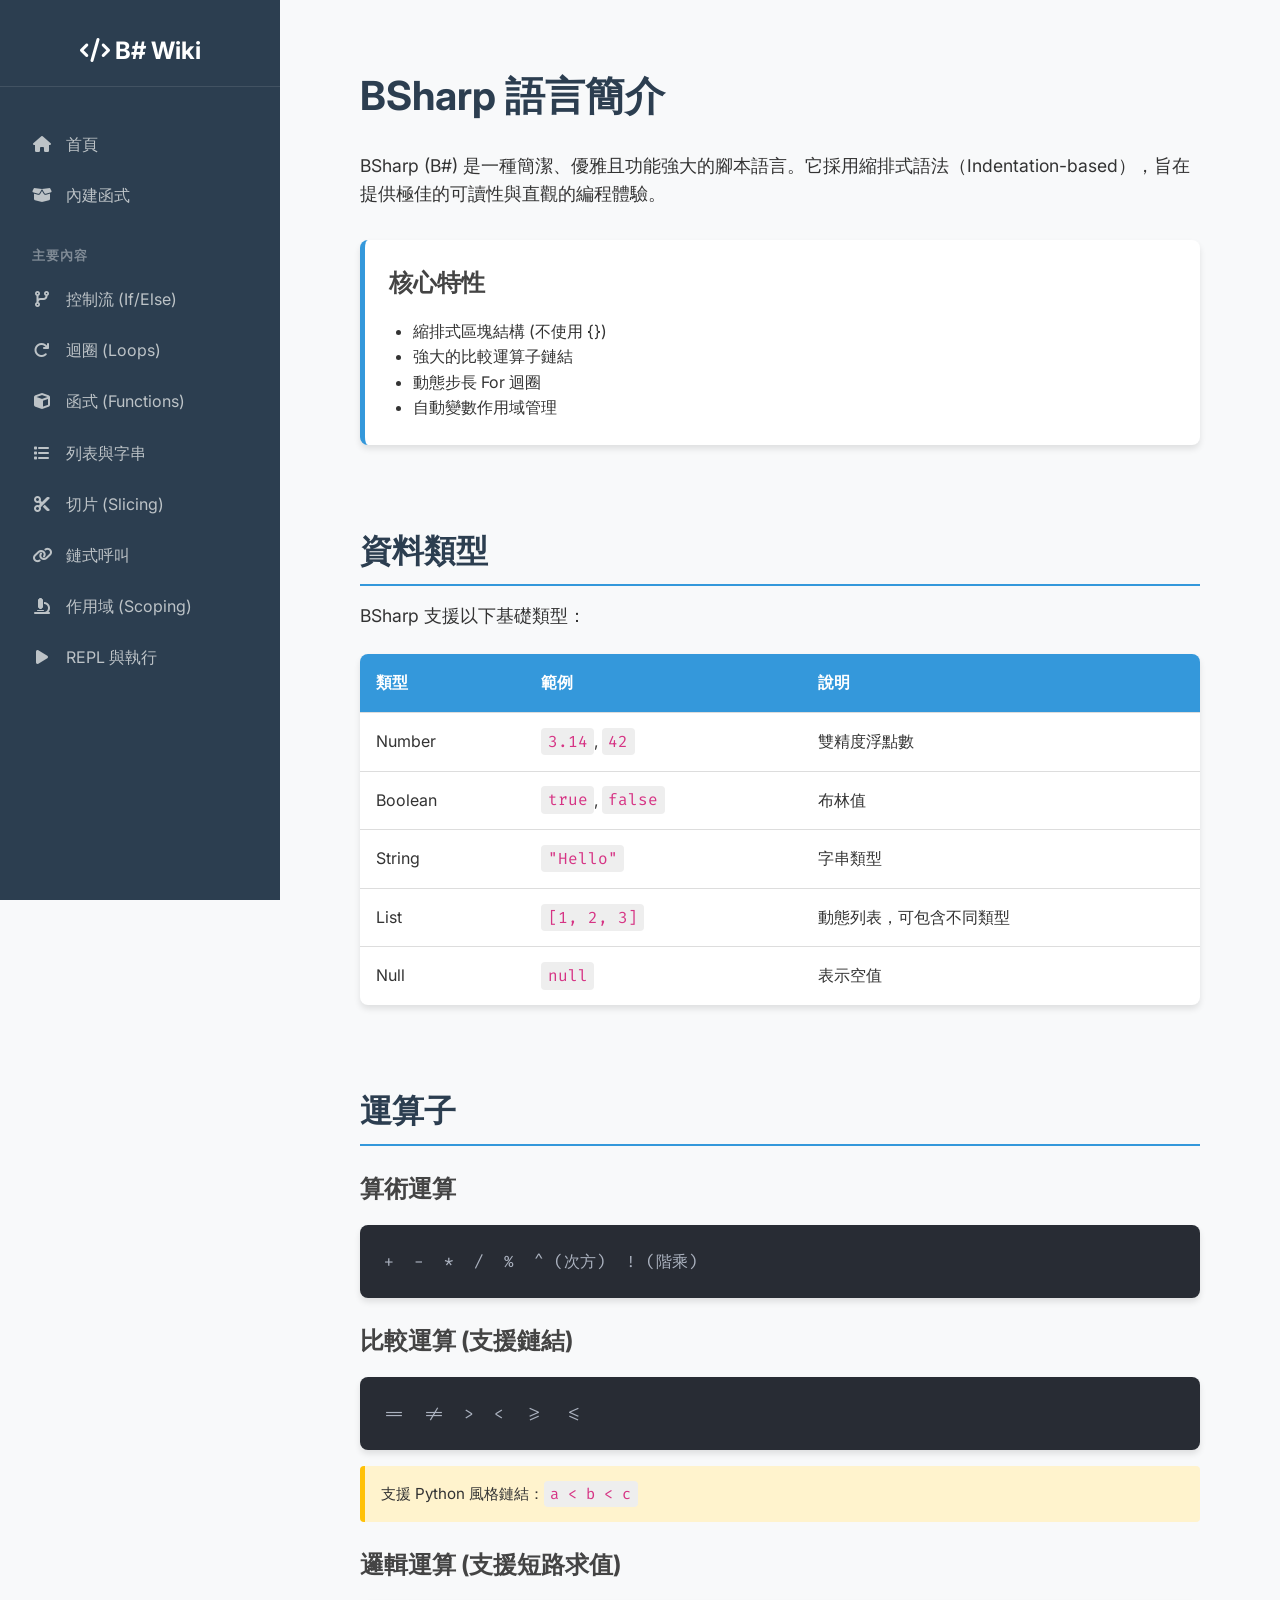
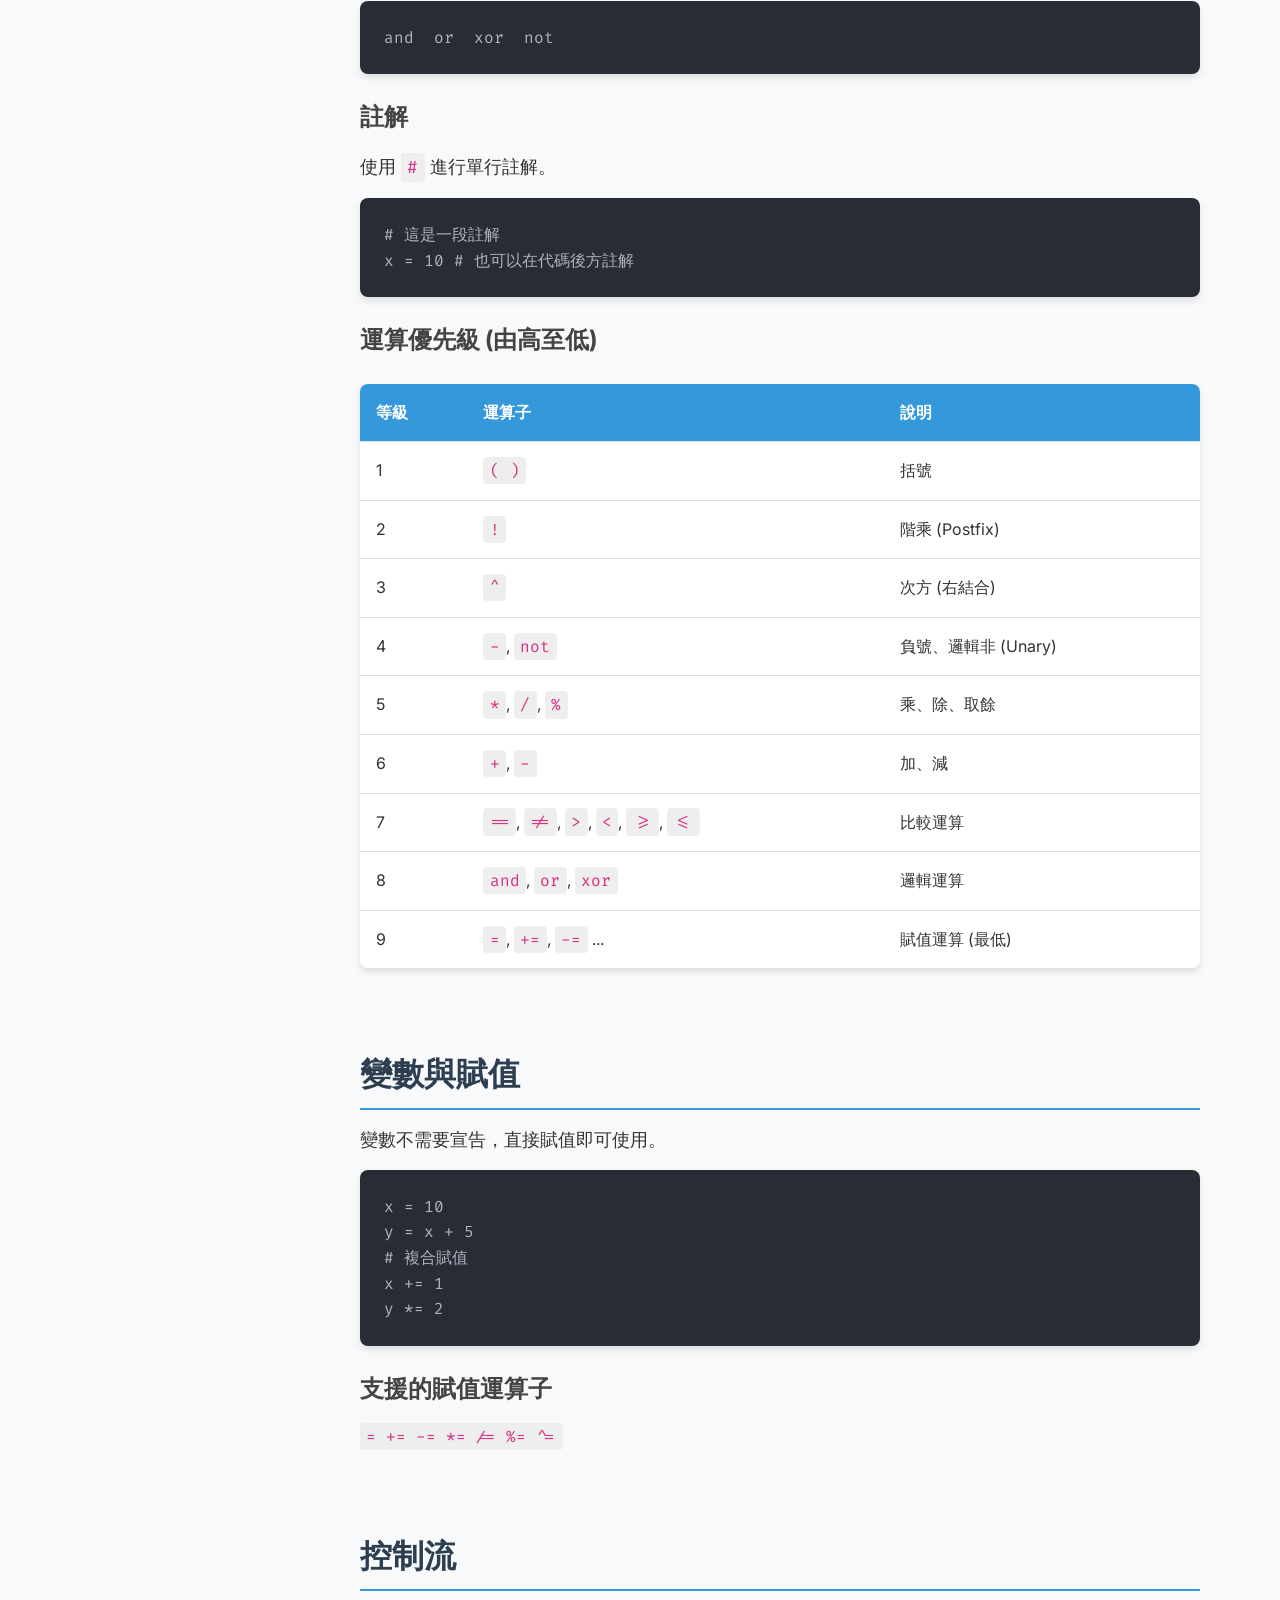
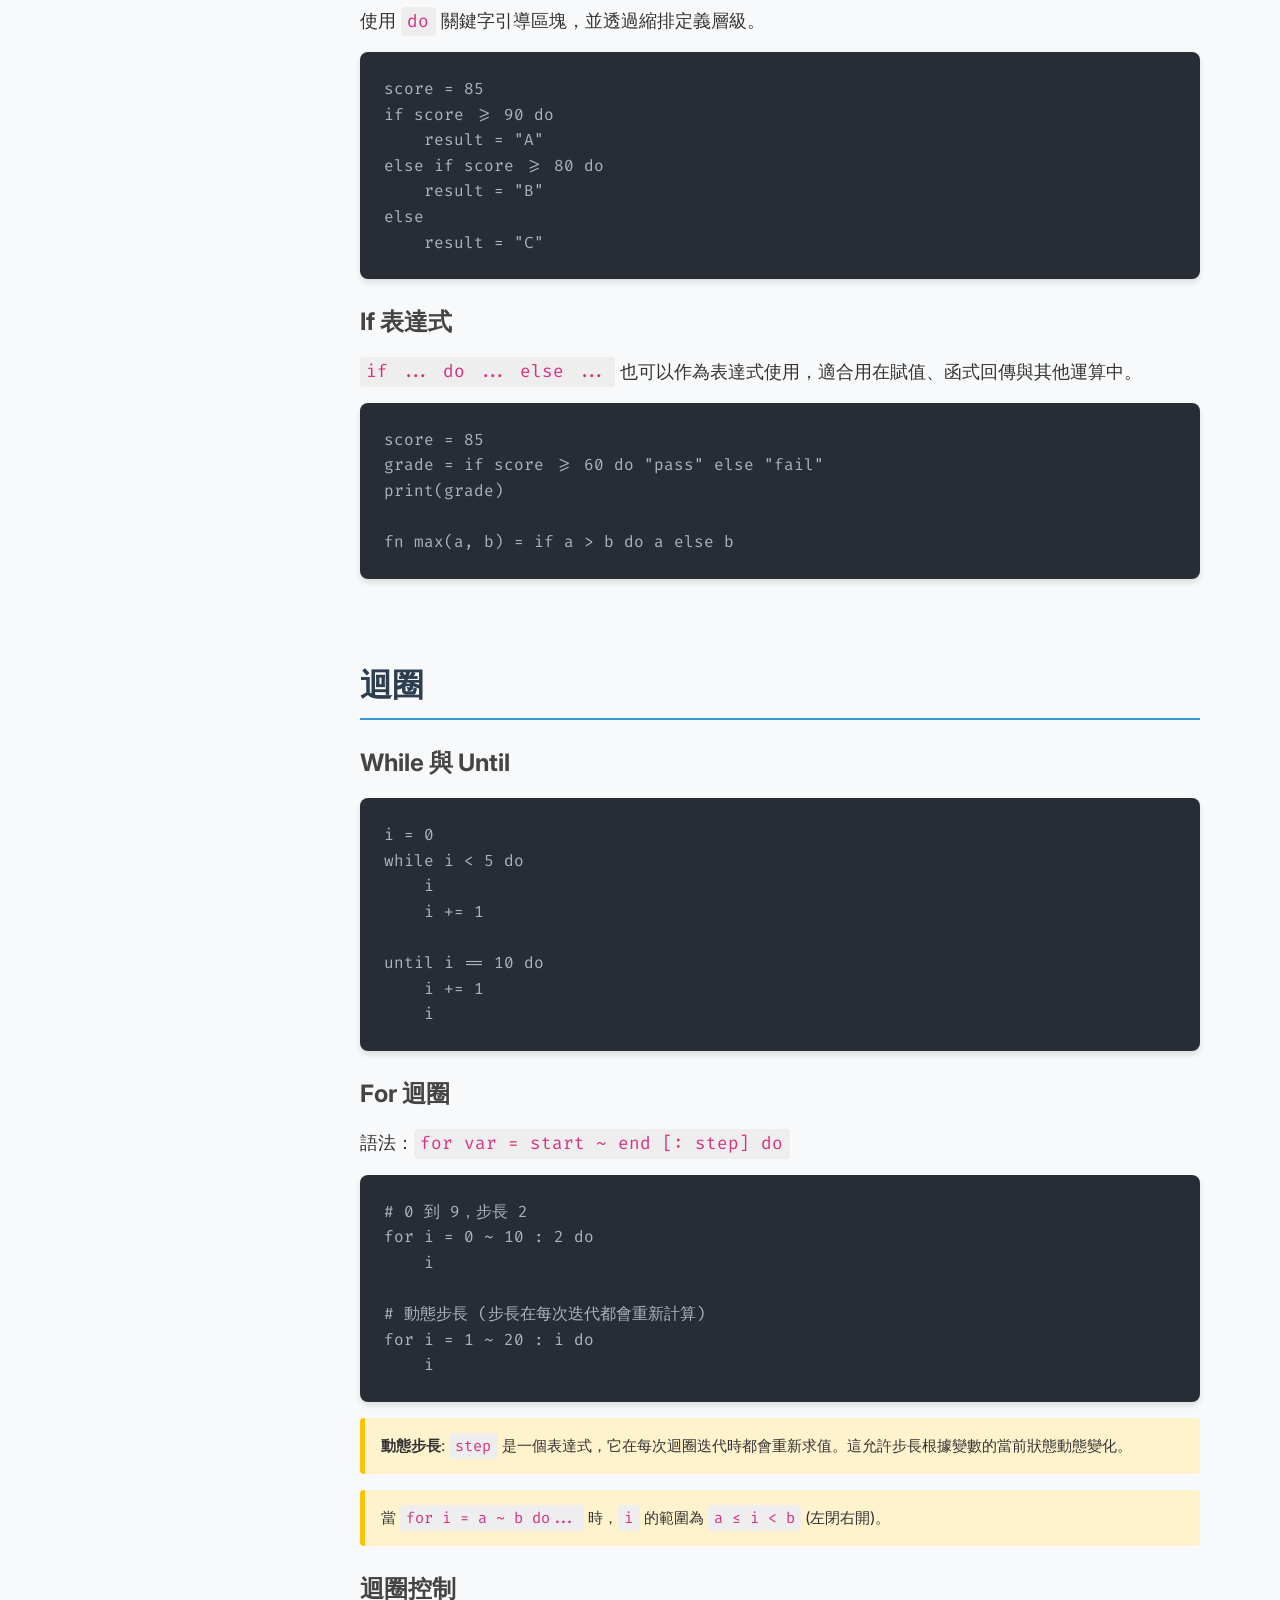
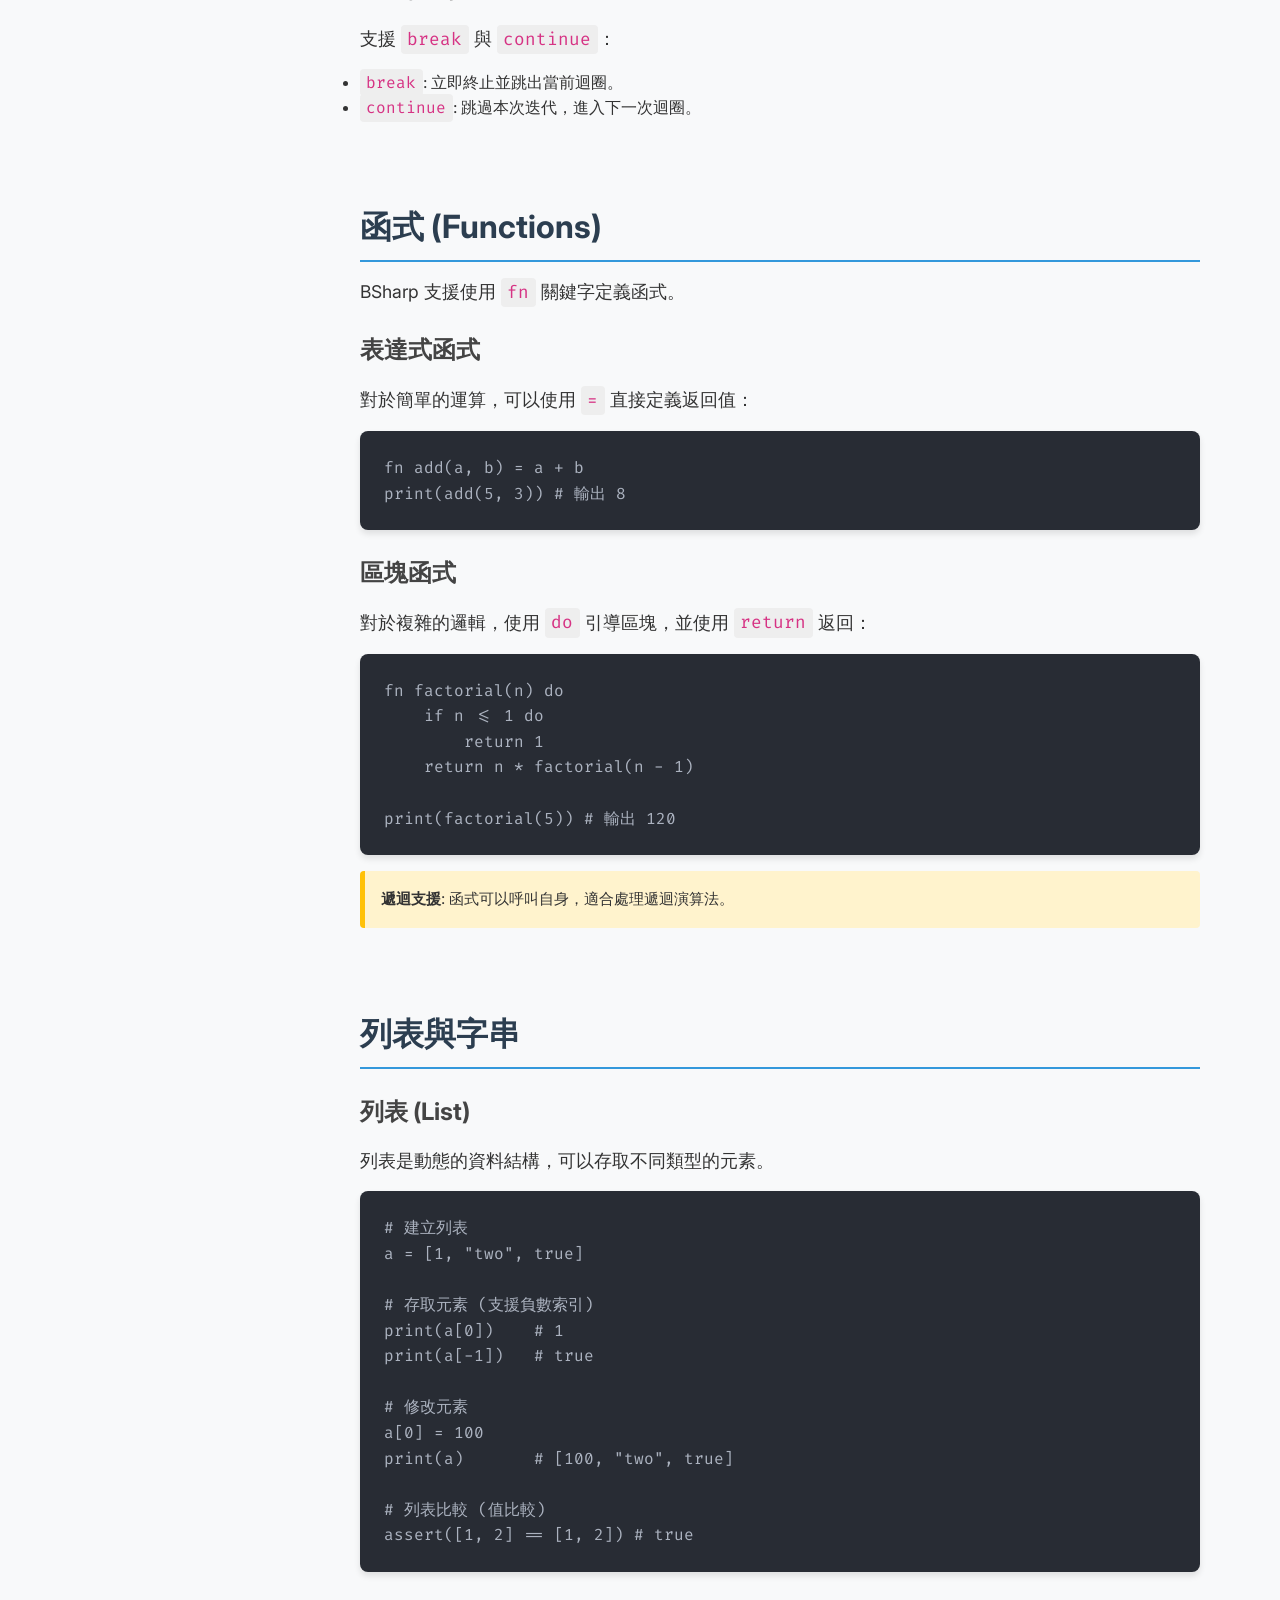
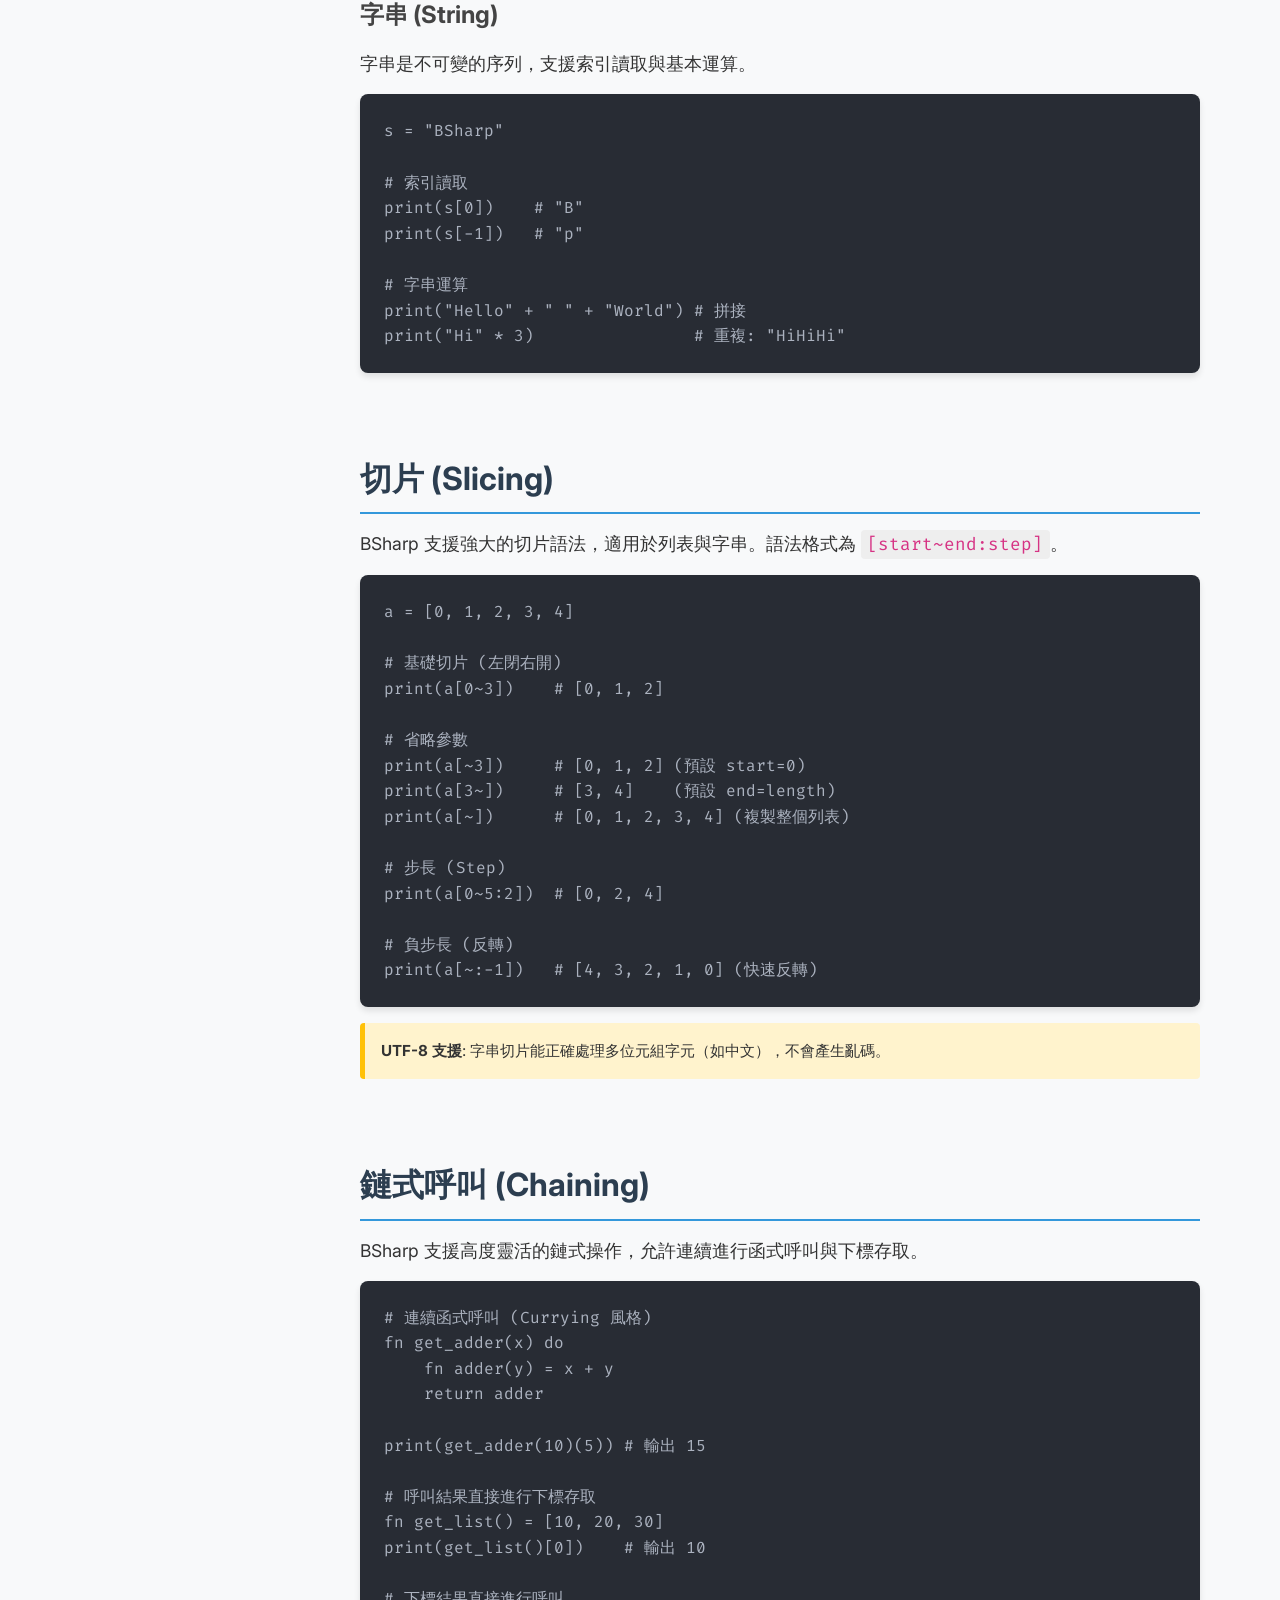
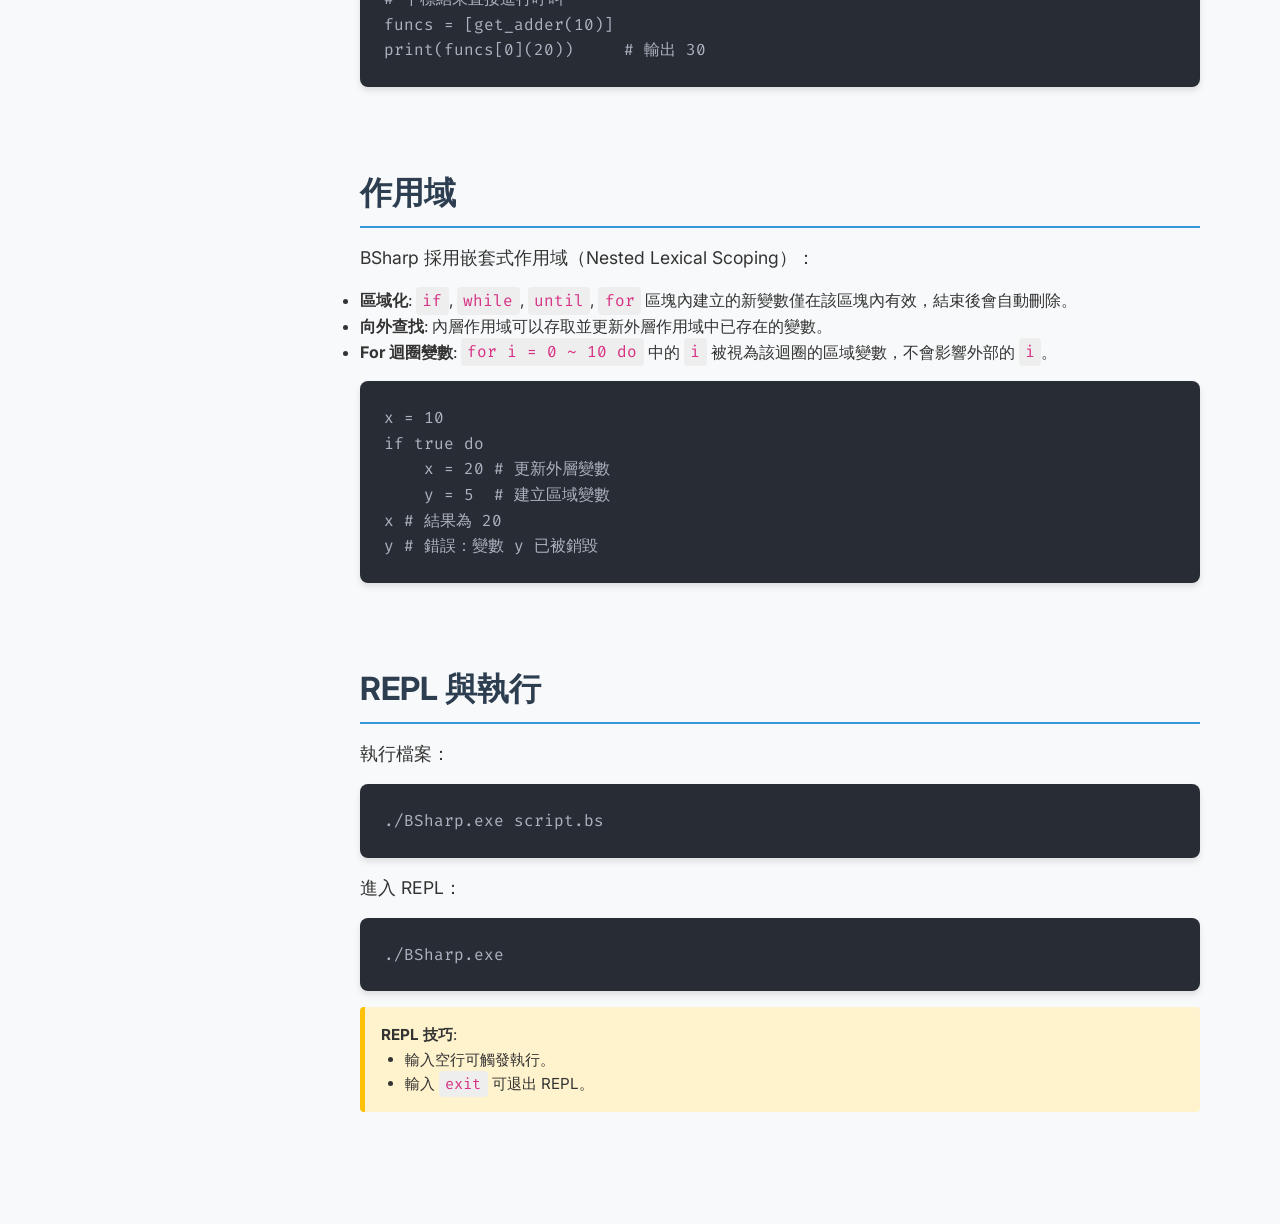
<file: wiki/index.html>
<!doctype html>
<html lang="zh-TW">
    <head>
        <meta charset="UTF-8" />
        <meta name="viewport" content="width=device-width, initial-scale=1.0" />
        <title>BSharp 語言維基 - Wiki</title>
        <link rel="stylesheet" href="style.css" />
        <link rel="preconnect" href="https://fonts.googleapis.com" />
        <link rel="preconnect" href="https://fonts.gstatic.com" crossorigin />
        <link
            href="https://fonts.googleapis.com/css2?family=Fira+Code:wght@400;500&family=Inter:wght@400;600;700&display=swap"
            rel="stylesheet"
        />
        <link
            rel="stylesheet"
            href="https://cdnjs.cloudflare.com/ajax/libs/font-awesome/6.4.0/css/all.min.css"
        />
    </head>
    <body>
        <div class="container">
            <aside class="sidebar">
                <div class="logo"><i class="fas fa-code"></i> B# Wiki</div>
                <nav>
                    <ul>
                        <li>
                            <a href="index.html" class="active"
                                ><i class="fas fa-home"></i> 首頁</a
                            >
                        </li>
                        <li>
                            <a href="builtins.html"
                                ><i class="fas fa-box-open"></i> 內建函式</a
                            >
                        </li>
                    </ul>
                    <div class="sidebar-section">主要內容</div>
                    <ul>
                        <li>
                            <a href="#control-flow"
                                ><i class="fas fa-code-branch"></i> 控制流
                                (If/Else)</a
                            >
                        </li>
                        <li>
                            <a href="#loops"
                                ><i class="fas fa-redo"></i> 迴圈 (Loops)</a
                            >
                        </li>
                        <li>
                            <a href="#functions"
                                ><i class="fas fa-cube"></i> 函式 (Functions)</a
                            >
                        </li>
                        <li>
                            <a href="#lists-strings"
                                ><i class="fas fa-list"></i> 列表與字串</a
                            >
                        </li>
                        <li>
                            <a href="#slicing"
                                ><i class="fas fa-scissors"></i> 切片
                                (Slicing)</a
                            >
                        </li>
                        <li>
                            <a href="#chaining"
                                ><i class="fas fa-link"></i> 鏈式呼叫</a
                            >
                        </li>
                        <li>
                            <a href="#scoping"
                                ><i class="fas fa-microscope"></i> 作用域
                                (Scoping)</a
                            >
                        </li>
                        <li>
                            <a href="#repl"
                                ><i class="fas fa-play"></i> REPL 與執行</a
                            >
                        </li>
                    </ul>
                </nav>
            </aside>
            <main class="content">
                <section id="intro">
                    <h1>BSharp 語言簡介</h1>
                    <p>
                        BSharp (B#)
                        是一種簡潔、優雅且功能強大的腳本語言。它採用縮排式語法（Indentation-based），旨在提供極佳的可讀性與直觀的編程體驗。
                    </p>
                    <div class="feature-card">
                        <h3>核心特性</h3>
                        <ul>
                            <li>縮排式區塊結構 (不使用 {})</li>
                            <li>強大的比較運算子鏈結</li>
                            <li>動態步長 For 迴圈</li>
                            <li>自動變數作用域管理</li>
                        </ul>
                    </div>
                </section>

                <section id="data-types">
                    <h2>資料類型</h2>
                    <p>BSharp 支援以下基礎類型：</p>
                    <table>
                        <thead>
                            <tr>
                                <th>類型</th>
                                <th>範例</th>
                                <th>說明</th>
                            </tr>
                        </thead>
                        <tbody>
                            <tr>
                                <td>Number</td>
                                <td><code>3.14</code>, <code>42</code></td>
                                <td>雙精度浮點數</td>
                            </tr>
                            <tr>
                                <td>Boolean</td>
                                <td><code>true</code>, <code>false</code></td>
                                <td>布林值</td>
                            </tr>
                            <tr>
                                <td>String</td>
                                <td><code>"Hello"</code></td>
                                <td>字串類型</td>
                            </tr>
                            <tr>
                                <td>List</td>
                                <td><code>[1, 2, 3]</code></td>
                                <td>動態列表，可包含不同類型</td>
                            </tr>
                            <tr>
                                <td>Null</td>
                                <td><code>null</code></td>
                                <td>表示空值</td>
                            </tr>
                        </tbody>
                    </table>
                </section>

                <section id="operators">
                    <h2>運算子</h2>
                    <h3>算術運算</h3>
                    <pre><code>+  -  *  /  %  ^ (次方)  ! (階乘)</code></pre>

                    <h3>比較運算 (支援鏈結)</h3>
                    <pre><code>==  !=  >  <  >=  <=</code></pre>
                    <p class="note">
                        支援 Python 風格鏈結：<code>a < b < c</code>
                    </p>

                    <h3>邏輯運算 (支援短路求值)</h3>
                    <pre><code>and  or  xor  not</code></pre>

                    <h3>註解</h3>
                    <p>使用 <code>#</code> 進行單行註解。</p>
                    <pre><code class="language-bsharp"># 這是一段註解
x = 10 # 也可以在代碼後方註解</code></pre>

                    <h3>運算優先級 (由高至低)</h3>
                    <table>
                        <thead>
                            <tr>
                                <th>等級</th>
                                <th>運算子</th>
                                <th>說明</th>
                            </tr>
                        </thead>
                        <tbody>
                            <tr>
                                <td>1</td>
                                <td><code>( )</code></td>
                                <td>括號</td>
                            </tr>
                            <tr>
                                <td>2</td>
                                <td><code>!</code></td>
                                <td>階乘 (Postfix)</td>
                            </tr>
                            <tr>
                                <td>3</td>
                                <td><code>^</code></td>
                                <td>次方 (右結合)</td>
                            </tr>
                            <tr>
                                <td>4</td>
                                <td><code>-</code>, <code>not</code></td>
                                <td>負號、邏輯非 (Unary)</td>
                            </tr>
                            <tr>
                                <td>5</td>
                                <td>
                                    <code>*</code>, <code>/</code>,
                                    <code>%</code>
                                </td>
                                <td>乘、除、取餘</td>
                            </tr>
                            <tr>
                                <td>6</td>
                                <td><code>+</code>, <code>-</code></td>
                                <td>加、減</td>
                            </tr>
                            <tr>
                                <td>7</td>
                                <td>
                                    <code>==</code>, <code>!=</code>,
                                    <code>></code>, <code><</code>,
                                    <code>>=</code>, <code><=</code>
                                </td>
                                <td>比較運算</td>
                            </tr>
                            <tr>
                                <td>8</td>
                                <td>
                                    <code>and</code>, <code>or</code>,
                                    <code>xor</code>
                                </td>
                                <td>邏輯運算</td>
                            </tr>
                            <tr>
                                <td>9</td>
                                <td>
                                    <code>=</code>, <code>+=</code>,
                                    <code>-=</code> ...
                                </td>
                                <td>賦值運算 (最低)</td>
                            </tr>
                        </tbody>
                    </table>
                </section>

                <section id="variables">
                    <h2>變數與賦值</h2>
                    <p>變數不需要宣告，直接賦值即可使用。</p>
                    <pre><code class="language-bsharp">x = 10
y = x + 5
# 複合賦值
x += 1
y *= 2</code></pre>
                    <h3>支援的賦值運算子</h3>
                    <code>= += -= *= /= %= ^=</code>
                </section>

                <section id="control-flow">
                    <h2>控制流</h2>
                    <p>
                        使用
                        <code>do</code> 關鍵字引導區塊，並透過縮排定義層級。
                    </p>
                    <pre><code class="language-bsharp">score = 85
if score >= 90 do
    result = "A"
else if score >= 80 do
    result = "B"
else
    result = "C"</code></pre>
                    <h3>If 表達式</h3>
                    <p>
                        <code>if ... do ... else ...</code>
                        也可以作為表達式使用，適合用在賦值、函式回傳與其他運算中。
                    </p>
                    <pre><code class="language-bsharp">score = 85
grade = if score >= 60 do "pass" else "fail"
print(grade)

fn max(a, b) = if a > b do a else b</code></pre>
                </section>

                <section id="loops">
                    <h2>迴圈</h2>
                    <h3>While 與 Until</h3>
                    <pre><code class="language-bsharp">i = 0
while i < 5 do
    i
    i += 1

until i == 10 do
    i += 1
    i</code></pre>

                    <h3>For 迴圈</h3>
                    <p>語法：<code>for var = start ~ end [: step] do</code></p>
                    <pre><code class="language-bsharp"># 0 到 9，步長 2
for i = 0 ~ 10 : 2 do
    i

# 動態步長 (步長在每次迭代都會重新計算)
for i = 1 ~ 20 : i do
    i</code></pre>
                    <div class="note">
                        <strong>動態步長</strong>:
                        <code>step</code>
                        是一個表達式，它在每次迴圈迭代時都會重新求值。這允許步長根據變數的當前狀態動態變化。
                    </div>
                    <p class="note">
                        當 <code>for i = a ~ b do...</code> 時，<code>i</code>
                        的範圍為 <code>a ≤ i < b</code> (左閉右開)。
                    </p>

                    <h3>迴圈控制</h3>
                    <p>支援 <code>break</code> 與 <code>continue</code>：</p>
                    <ul>
                        <li><code>break</code>: 立即終止並跳出當前迴圈。</li>
                        <li>
                            <code>continue</code>:
                            跳過本次迭代，進入下一次迴圈。
                        </li>
                    </ul>
                </section>

                <section id="functions">
                    <h2>函式 (Functions)</h2>
                    <p>BSharp 支援使用 <code>fn</code> 關鍵字定義函式。</p>

                    <h3>表達式函式</h3>
                    <p>
                        對於簡單的運算，可以使用 <code>=</code> 直接定義返回值：
                    </p>
                    <pre><code class="language-bsharp">fn add(a, b) = a + b
print(add(5, 3)) # 輸出 8</code></pre>

                    <h3>區塊函式</h3>
                    <p>
                        對於複雜的邏輯，使用 <code>do</code> 引導區塊，並使用
                        <code>return</code> 返回：
                    </p>
                    <pre><code class="language-bsharp">fn factorial(n) do
    if n <= 1 do
        return 1
    return n * factorial(n - 1)

print(factorial(5)) # 輸出 120</code></pre>

                    <div class="note">
                        <strong>遞迴支援</strong>:
                        函式可以呼叫自身，適合處理遞迴演算法。
                    </div>
                </section>

                <section id="lists-strings">
                    <h2>列表與字串</h2>

                    <h3>列表 (List)</h3>
                    <p>列表是動態的資料結構，可以存取不同類型的元素。</p>
                    <pre><code class="language-bsharp"># 建立列表
a = [1, "two", true]

# 存取元素 (支援負數索引)
print(a[0])    # 1
print(a[-1])   # true

# 修改元素
a[0] = 100
print(a)       # [100, "two", true]

# 列表比較 (值比較)
assert([1, 2] == [1, 2]) # true</code></pre>

                    <h3>字串 (String)</h3>
                    <p>字串是不可變的序列，支援索引讀取與基本運算。</p>
                    <pre><code class="language-bsharp">s = "BSharp"

# 索引讀取
print(s[0])    # "B"
print(s[-1])   # "p"

# 字串運算
print("Hello" + " " + "World") # 拼接
print("Hi" * 3)                # 重複: "HiHiHi"</code></pre>
                </section>

                <section id="slicing">
                    <h2>切片 (Slicing)</h2>
                    <p>
                        BSharp 支援強大的切片語法，適用於列表與字串。語法格式為
                        <code>[start~end:step]</code>。
                    </p>
                    <pre><code class="language-bsharp">a = [0, 1, 2, 3, 4]

# 基礎切片 (左閉右開)
print(a[0~3])    # [0, 1, 2]

# 省略參數
print(a[~3])     # [0, 1, 2] (預設 start=0)
print(a[3~])     # [3, 4]    (預設 end=length)
print(a[~])      # [0, 1, 2, 3, 4] (複製整個列表)

# 步長 (Step)
print(a[0~5:2])  # [0, 2, 4]

# 負步長 (反轉)
print(a[~:-1])   # [4, 3, 2, 1, 0] (快速反轉)</code></pre>

                    <div class="note">
                        <strong>UTF-8 支援</strong>:
                        字串切片能正確處理多位元組字元（如中文），不會產生亂碼。
                    </div>
                </section>

                <section id="chaining">
                    <h2>鏈式呼叫 (Chaining)</h2>
                    <p>
                        BSharp
                        支援高度靈活的鏈式操作，允許連續進行函式呼叫與下標存取。
                    </p>
                    <pre><code class="language-bsharp"># 連續函式呼叫 (Currying 風格)
fn get_adder(x) do
    fn adder(y) = x + y
    return adder

print(get_adder(10)(5)) # 輸出 15

# 呼叫結果直接進行下標存取
fn get_list() = [10, 20, 30]
print(get_list()[0])    # 輸出 10

# 下標結果直接進行呼叫
funcs = [get_adder(10)]
print(funcs[0](20))     # 輸出 30</code></pre>
                </section>

                <section id="scoping">
                    <h2>作用域</h2>
                    <p>BSharp 採用嵌套式作用域（Nested Lexical Scoping）：</p>
                    <ul>
                        <li>
                            <strong>區域化</strong>: <code>if</code>,
                            <code>while</code>, <code>until</code>,
                            <code>for</code>
                            區塊內建立的新變數僅在該區塊內有效，結束後會自動刪除。
                        </li>
                        <li>
                            <strong>向外查找</strong>:
                            內層作用域可以存取並更新外層作用域中已存在的變數。
                        </li>
                        <li>
                            <strong>For 迴圈變數</strong>:
                            <code>for i = 0 ~ 10 do</code> 中的
                            <code>i</code>
                            被視為該迴圈的區域變數，不會影響外部的
                            <code>i</code>。
                        </li>
                    </ul>
                    <pre><code class="language-bsharp">x = 10
if true do
    x = 20 # 更新外層變數
    y = 5  # 建立區域變數
x # 結果為 20
y # 錯誤：變數 y 已被銷毀</code></pre>
                </section>

                <section id="repl">
                    <h2>REPL 與執行</h2>
                    <p>執行檔案：</p>
                    <pre><code>./BSharp.exe script.bs</code></pre>
                    <p>進入 REPL：</p>
                    <pre><code>./BSharp.exe</code></pre>
                    <div class="note">
                        <strong>REPL 技巧</strong>:
                        <ul>
                            <li>輸入空行可觸發執行。</li>
                            <li>輸入 <code>exit</code> 可退出 REPL。</li>
                        </ul>
                    </div>
                </section>
            </main>
        </div>

        <script src="script.js"></script>
    </body>
</html>
</file>
<file: wiki/style.css>
:root {
    --primary-color: #3498db;
    --secondary-color: #2c3e50;
    --background-color: #f8f9fa;
    --text-color: #333;
    --sidebar-width: 280px;
    --border-color: #ddd;
    --code-bg: #f4f4f4;
    --code-color: #d63384;
    --link-hover: #2980b9;
    --shadow: 0 4px 6px rgba(0, 0, 0, 0.1);
}

* {
    box-sizing: border-box;
    margin: 0;
    padding: 0;
}

body {
    font-family: "Inter", sans-serif;
    line-height: 1.6;
    color: var(--text-color);
    background-color: var(--background-color);
    display: flex;
}

.container {
    display: flex;
    width: 100%;
}

/* Sidebar */
.sidebar {
    width: var(--sidebar-width);
    height: 100vh;
    background-color: var(--secondary-color);
    color: white;
    position: fixed;
    padding: 2rem 0;
    overflow-y: auto;
}

.sidebar .logo {
    font-size: 1.5rem;
    font-weight: bold;
    text-align: center;
    margin-bottom: 2rem;
    border-bottom: 1px solid rgba(255, 255, 255, 0.1);
    padding: 0 1rem 1rem;
}

.sidebar nav ul {
    list-style: none;
}

.sidebar nav ul li a {
    display: block;
    padding: 0.8rem 2rem;
    color: #bdc3c7;
    text-decoration: none;
    transition: all 100ms ease;
}

.sidebar nav ul li a i {
    margin-right: 10px;
    width: 20px;
    text-align: center;
}

.sidebar-section {
    padding: 1.5rem 2rem 0.5rem;
    font-size: 0.8rem;
    text-transform: uppercase;
    letter-spacing: 1px;
    color: rgba(255, 255, 255, 0.4);
    font-weight: bold;
}

.sidebar nav ul li a:hover,
.sidebar nav ul li a.active {
    background-color: rgba(255, 255, 255, 0.1);
    color: white;
    border-left: 4px solid var(--primary-color);
}

/* Main Content */
.content {
    margin-left: var(--sidebar-width);
    padding: 3rem 5rem;
    max-width: 1100px;
    width: 100%;
}

section {
    margin-bottom: 4rem;
    padding-top: 1rem;
}

h1 {
    font-size: 2.5rem;
    margin-bottom: 1.5rem;
    color: var(--secondary-color);
}

h2 {
    font-size: 2rem;
    margin-bottom: 1rem;
    border-bottom: 2px solid var(--primary-color);
    padding-bottom: 0.5rem;
    color: var(--secondary-color);
}

h3 {
    font-size: 1.5rem;
    margin: 1.5rem 0 1rem;
    color: #444;
}

p {
    margin-bottom: 1rem;
    font-size: 1.1rem;
}

/* Feature Cards */
.feature-card {
    background: white;
    padding: 1.5rem;
    border-radius: 8px;
    box-shadow: var(--shadow);
    border-left: 5px solid var(--primary-color);
    margin: 2rem 0;
}

.feature-card h3 {
    margin-top: 0;
}

.feature-card ul {
    margin-left: 1.5rem;
}

/* Table */
table {
    width: 100%;
    border-collapse: collapse;
    margin: 1.5rem 0;
    background: white;
    border-radius: 8px;
    overflow: hidden;
    box-shadow: var(--shadow);
}

th,
td {
    padding: 1rem;
    text-align: left;
    border-bottom: 1px solid var(--border-color);
}

th {
    background-color: var(--primary-color);
    color: white;
}

tr:last-child td {
    border-bottom: none;
}

/* Code Blocks */
pre {
    background-color: #282c34;
    color: #abb2bf;
    padding: 1.5rem;
    border-radius: 8px;
    overflow-x: auto;
    margin: 1rem 0;
    font-family: "Fira Code", monospace;
    box-shadow: var(--shadow);
}

code {
    background-color: #eee;
    padding: 0.2rem 0.4rem;
    border-radius: 4px;
    font-family: "Fira Code", monospace;
    color: var(--code-color);
}

pre code {
    background-color: transparent;
    padding: 0;
    color: inherit;
}

/* Notes */
.note {
    background-color: #fff3cd;
    border-left: 5px solid #ffc107;
    padding: 1rem;
    margin: 1rem 0;
    border-radius: 4px;
    font-size: 0.95rem;
}

.note ul {
    margin-left: 1.5rem;
}

/* Responsive */
@media (max-width: 992px) {
    .sidebar {
        width: 200px;
    }
    .content {
        margin-left: 200px;
        padding: 2rem 3rem;
    }
}

@media (max-width: 768px) {
    body {
        flex-direction: column;
    }
    .sidebar {
        width: 100%;
        height: auto;
        position: relative;
        padding: 1rem 0;
    }
    .content {
        margin-left: 0;
        padding: 2rem 1.5rem;
    }
    .sidebar nav ul {
        display: flex;
        flex-wrap: wrap;
        justify-content: center;
    }
    .sidebar nav ul li a {
        padding: 0.5rem 1rem;
    }
}
</file>
